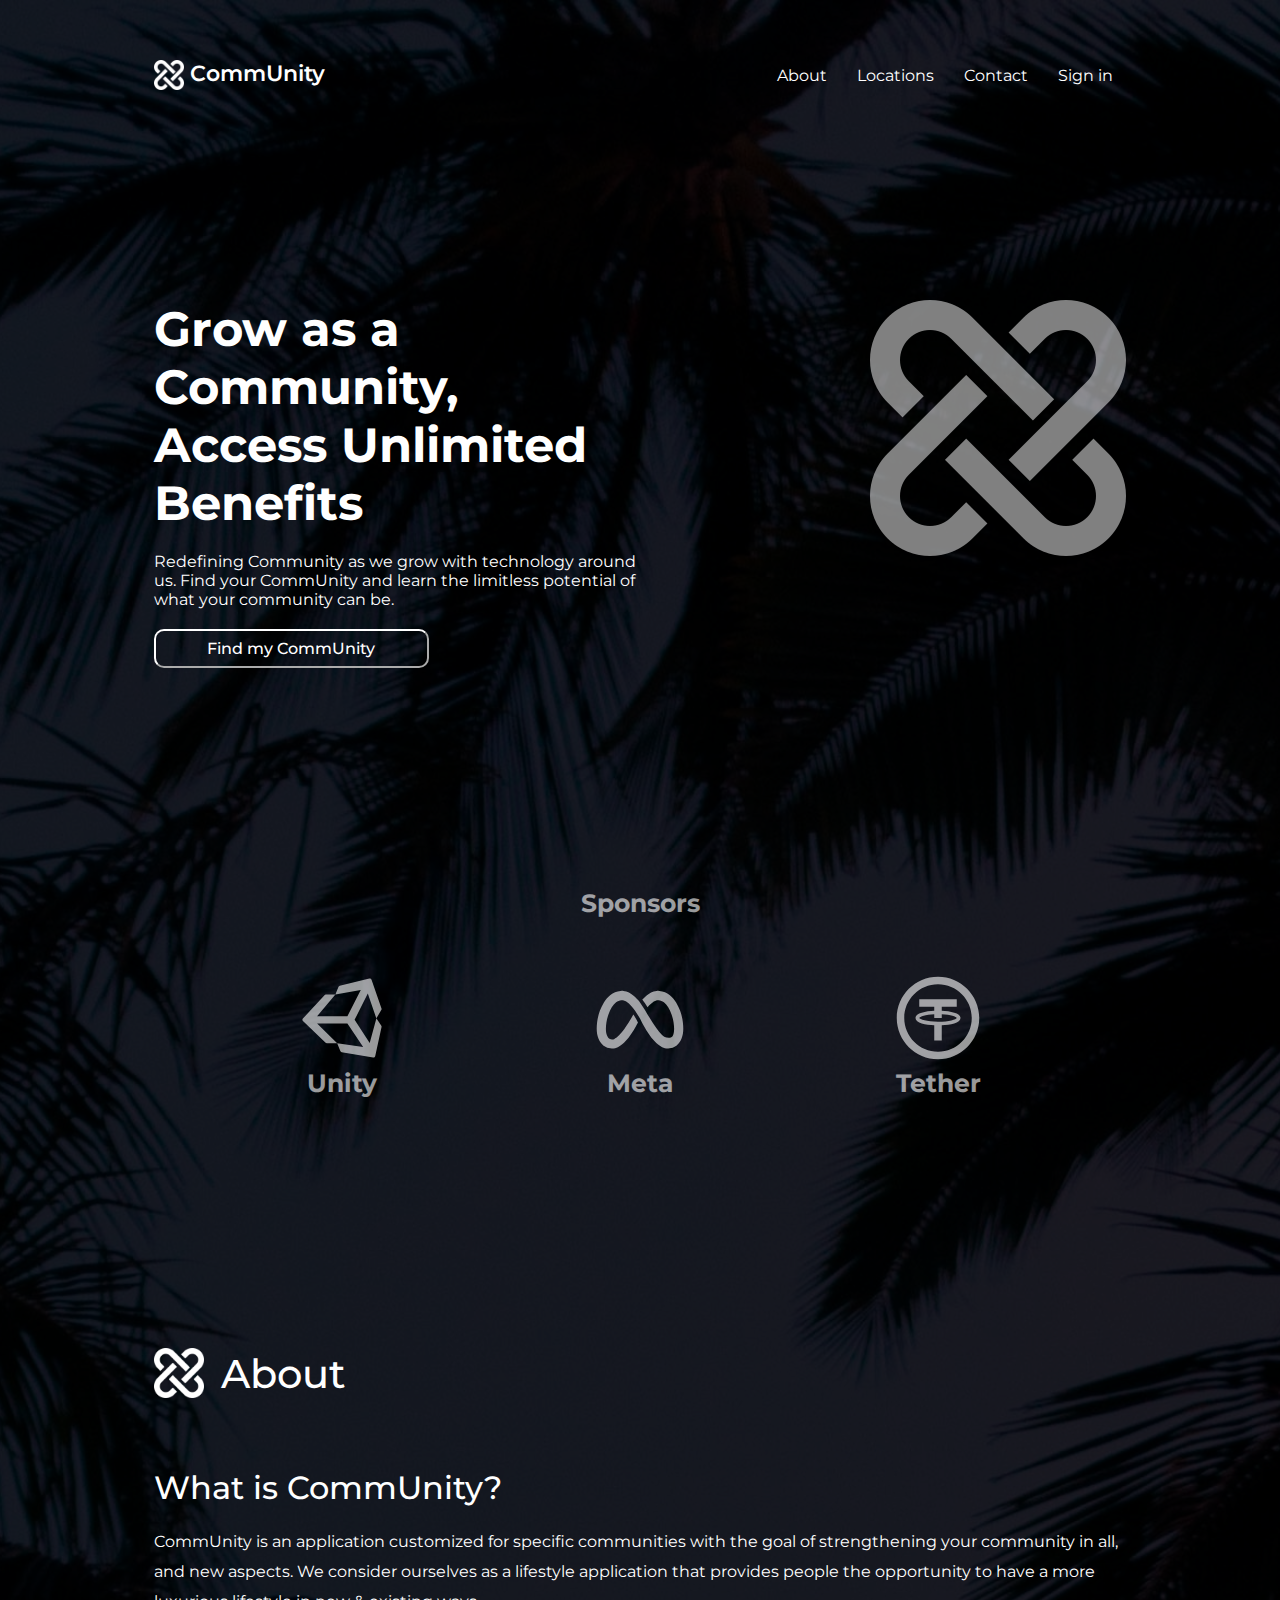
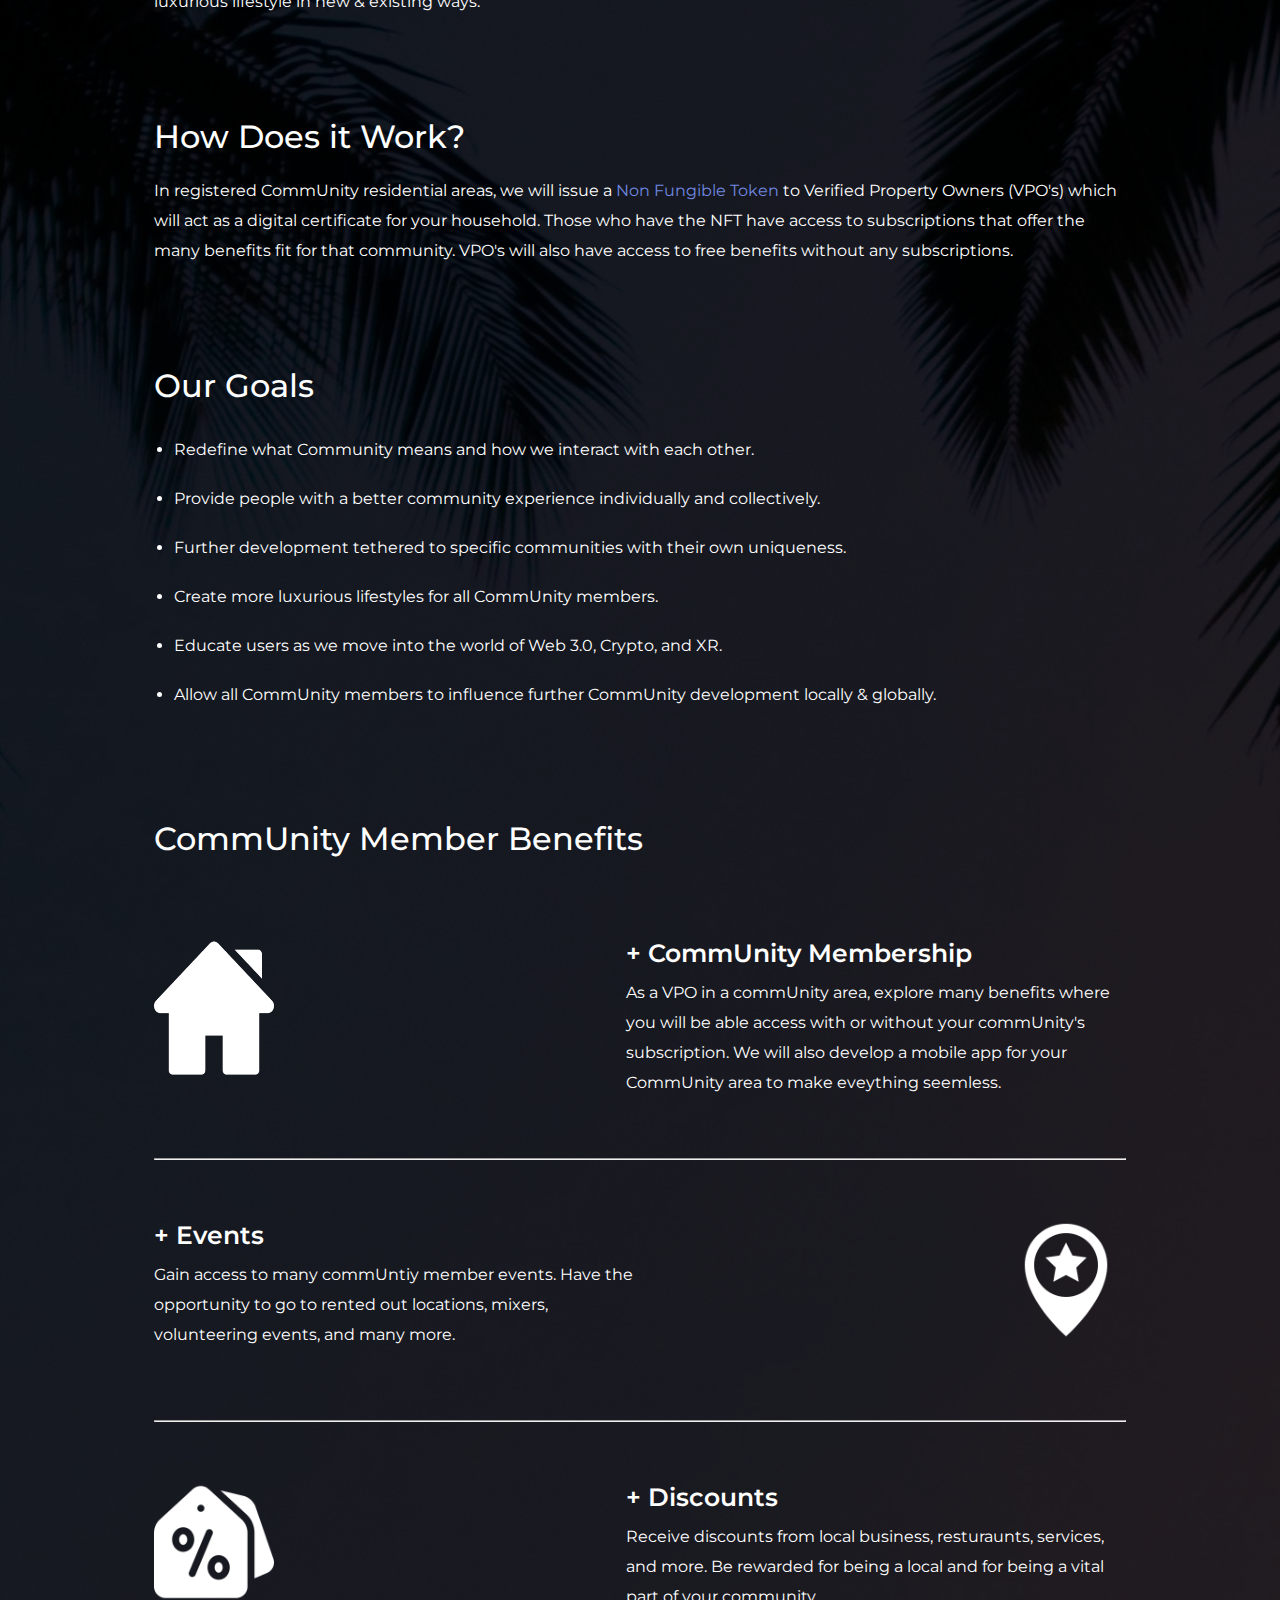
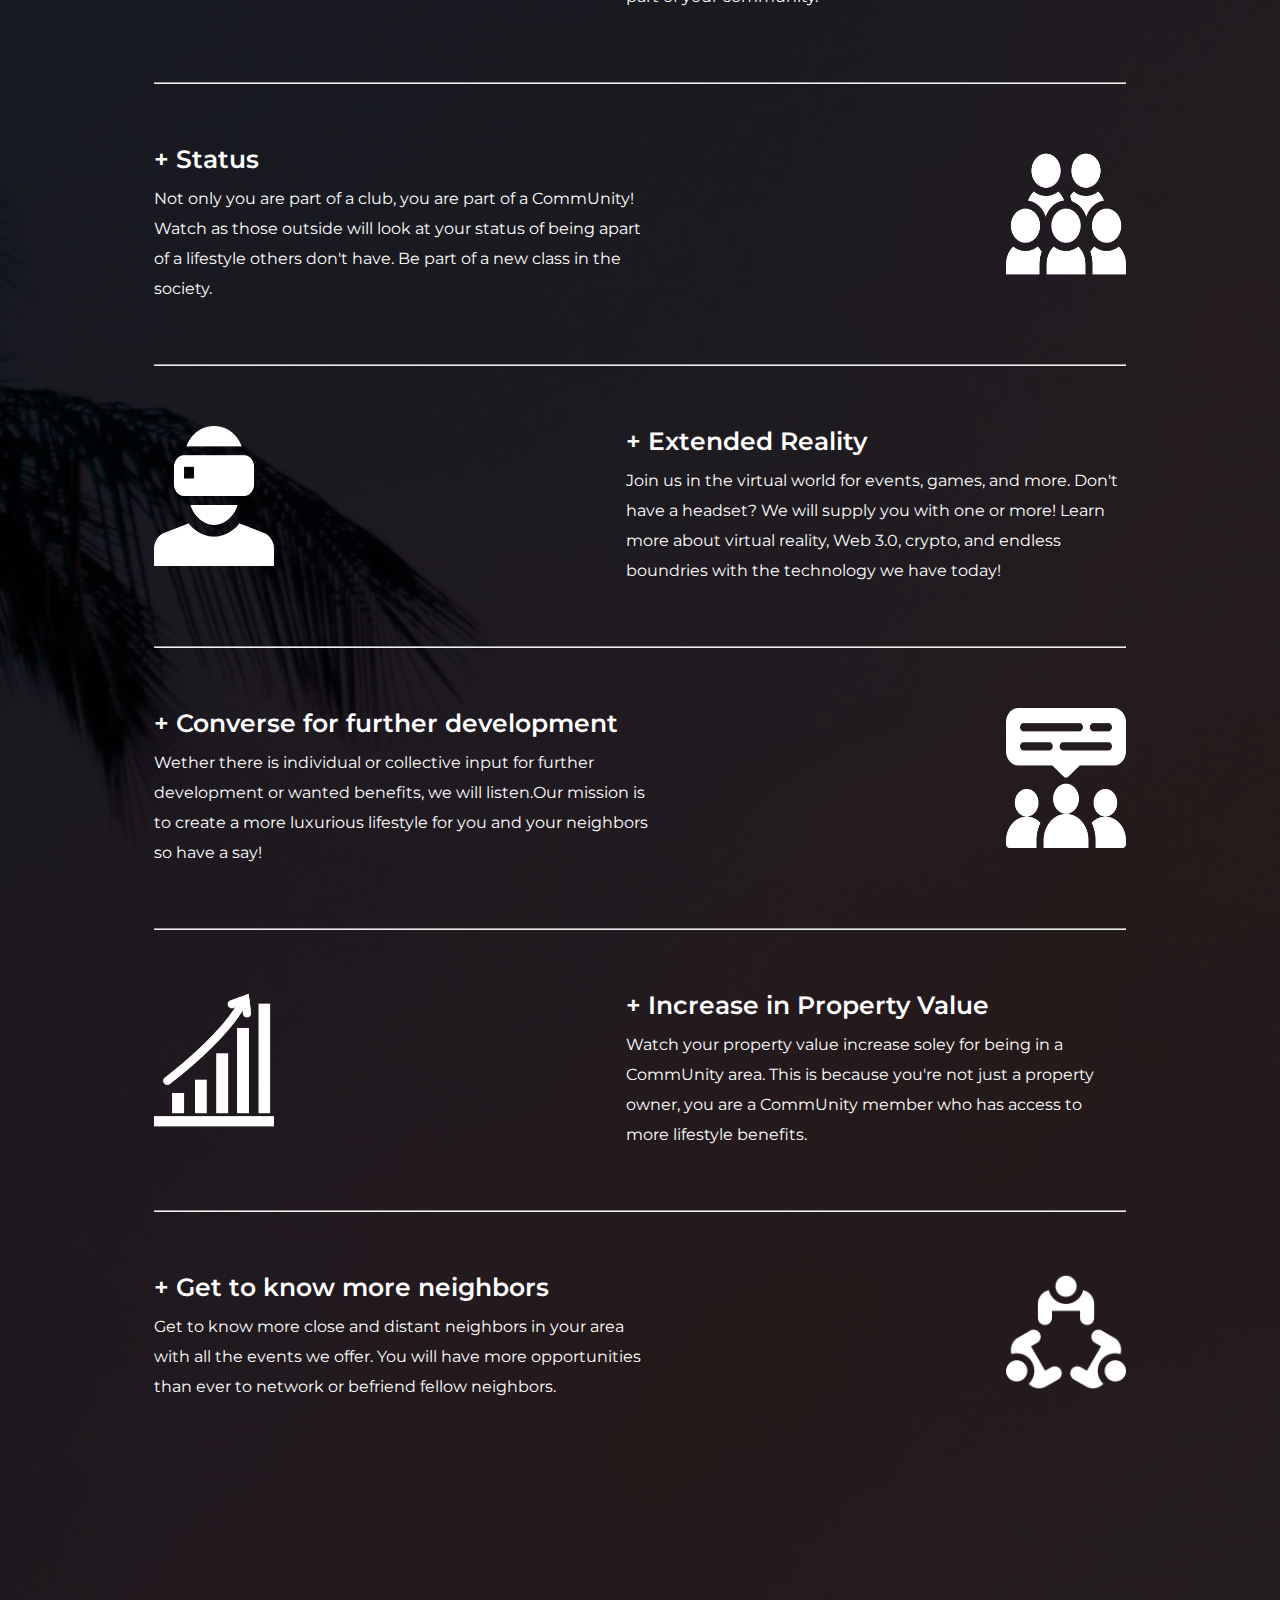
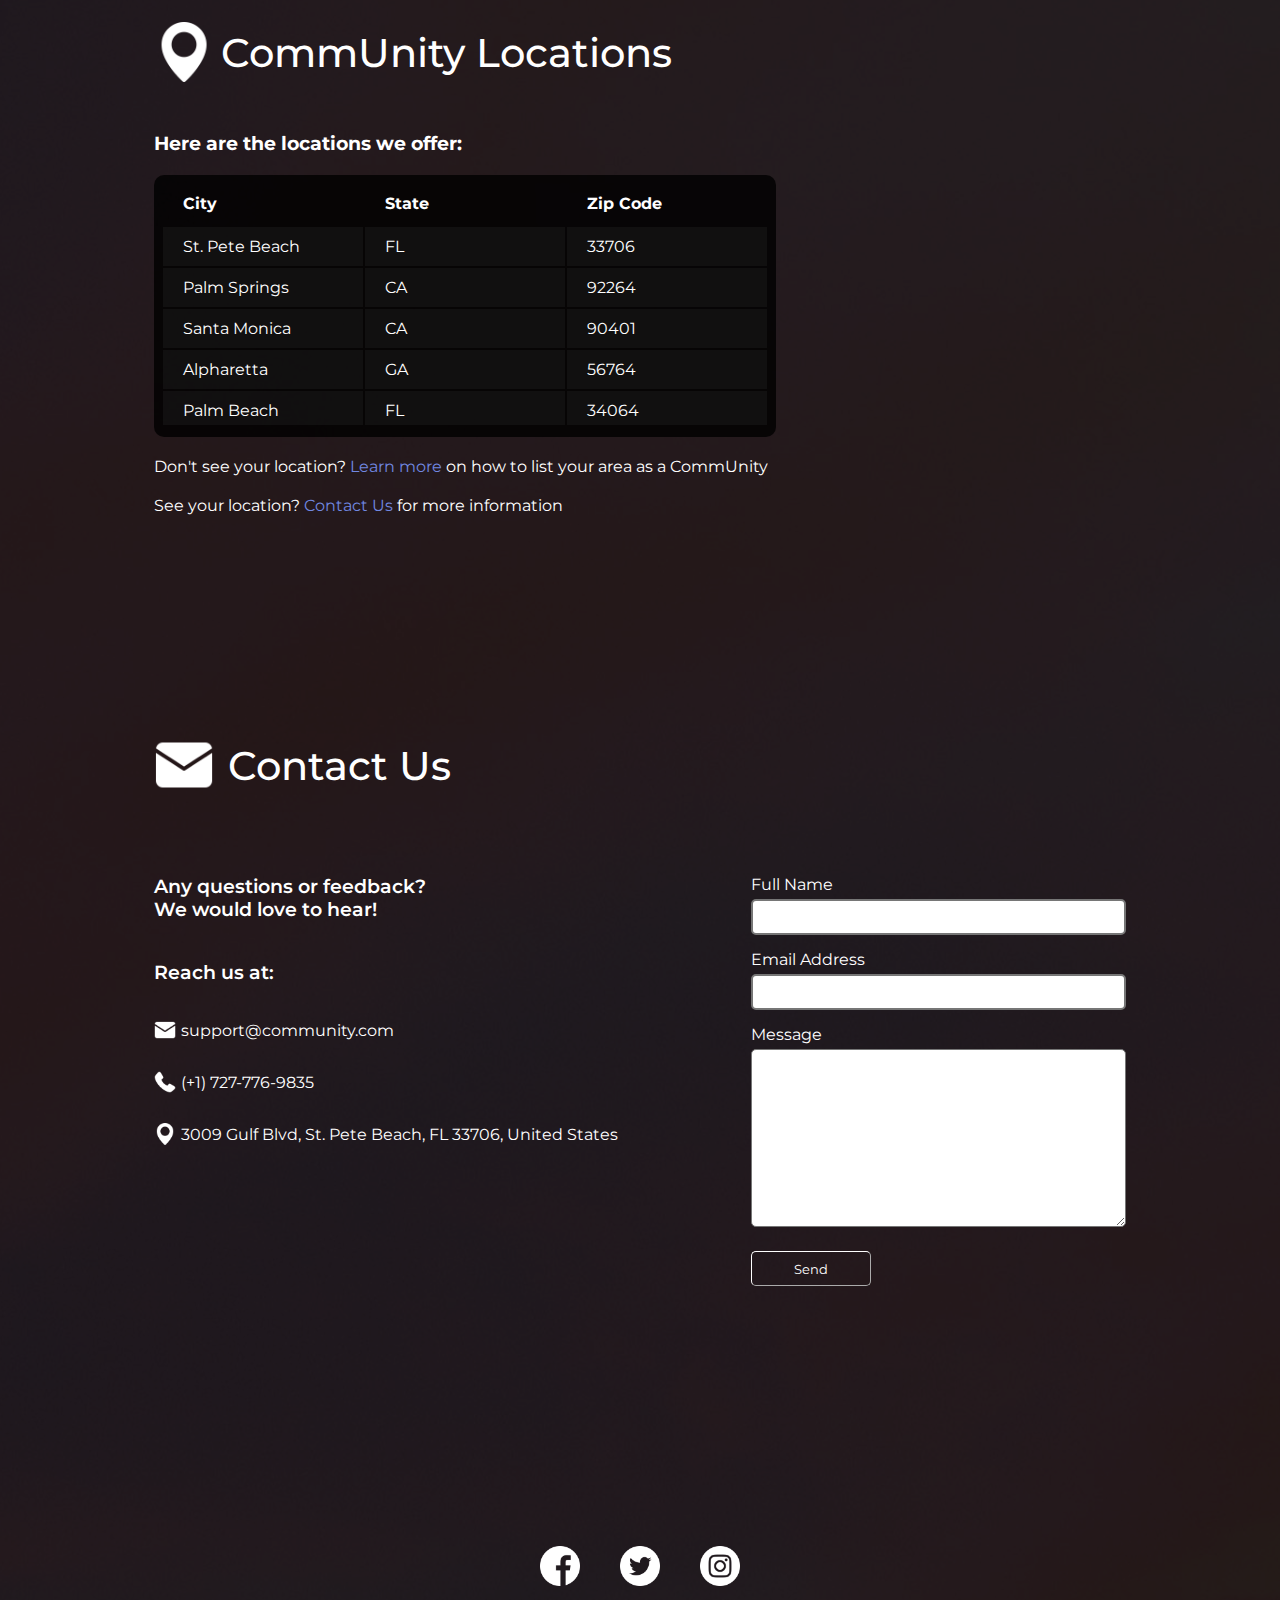
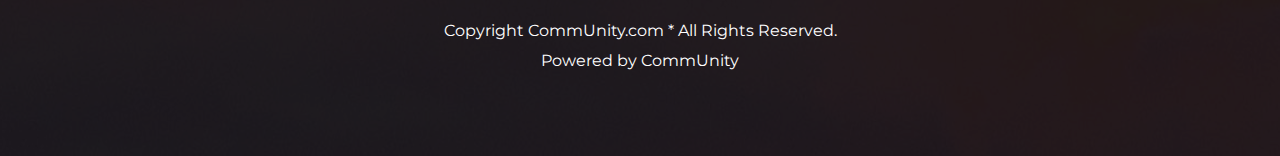
<file: index.html>
<!DOCTYPE html>
<html lang="en">
<head>
    <meta charset="UTF-8">
    <meta http-equiv="X-UA-Compatible" content="IE=edge">
    <meta name="viewport" content="width=device-width, initial-scale=1.0">

    <!-- Favicon -->
    <link rel="icon" type="image/png" sizes="32x32" href="images/favicon-32x32.png">
    
    <!-- Fonts -->
    <link rel="preconnect" href="https://fonts.googleapis.com">
    <link rel="preconnect" href="https://fonts.gstatic.com" crossorigin>
    <link href="https://fonts.googleapis.com/css2?family=Montserrat:wght@200;300;400;500;600;700;800;900&display=swap"rel="stylesheet">

    <!-- CSS -->
    <link rel="stylesheet" href="css/style.css">

    <title>CommUnity</title>

</head>
<body class="landing-page">
    <section class="container-1-community">
        <div class="container-margin">
            <nav>
                <div class="navbar-title">
                    <img src="images/link.png" alt="CommUnity">
                    <h1 class="nav-title">CommUnity</h1>
                </div>
                <ul class="nav-links">
                    <a href="#about">About</a>
                    <a href="#location">Locations</a>
                    <a href="#contact">Contact</a>
                    <a href="login.html">Sign in</a>
                </ul>
            </nav>
            <div class="community" id="community">
                <div class="community-text">
                    <div class="community-text-title">
                        <h1>Grow as a Community,</h1>
                        <h1>Access Unlimited Benefits</h1>
                    </div>
                    <p>Redefining Community as we grow with technology around us. Find your CommUnity and learn the limitless potential of what your community can be.</p>
                    <button class="community-button" onclick="window.location.href='#location'">Find my CommUnity</button>
                </div>
                <div class="community-icon">
                    <img src="images/link.png" alt="CommUnity">
                </div>
            </div>
            <div class="sponsors-container">
                <h2 class="sponsor-title">Sponsors</h2>
                <div class="sponsors">
                    <div class="sponsor-item">
                        <img src="images/unity.svg" alt="unity">
                        <h3>Unity</h3>
                    </div>
                    <div class="sponsor-item">
                        <img src="images/meta.svg" alt="Meta">
                        <h3>Meta</h3>
                    </div>
                    <div class="sponsor-item">
                        <img src="images/icons8-tether copy.svg" alt="Tether">
                        <h3>Tether</h3>
                    </div>
                </div>
            </div>
        </div>
    </section>
    <section class="container-2-about">
        <div class="container-margin">
            <div class="about" id="about">
                <div class="about-title">
                    <img src="images/link.png" alt="About">
                    <h1>About</h1>
                </div>
                <!-- </a> -->
                <div class="about-what">
                    <h2>What is CommUnity?</h2>
                    <p>CommUnity is an application customized for specific communities with the goal of strengthening your community in all, and new aspects. We consider ourselves as a lifestyle application that provides people the opportunity to have a more luxurious lifestyle in new & existing ways.</p>
                </div>
                <div class="about-how">
                    <h2>How Does it Work?</h2>
                    <p>In registered CommUnity residential areas, we will issue a <a href="https://youtu.be/m2APoD5dUiY" target="_blank">Non Fungible Token</a> to Verified Property Owners (VPO's) which will act as a digital certificate for your household. Those who have the NFT have access to subscriptions that offer the many benefits fit for that community. VPO's will also have access to free benefits without any subscriptions.
                    </p>
                </div>
                <div class="about-goals">
                    <h2>Our Goals</h2>
                    <ul>
                        <li>Redefine what Community means and how we interact with each other.</li>
                        <li>Provide people with a better community experience individually and collectively.</li>
                        <li>Further development tethered to specific communities with their own uniqueness.</li>
                        <li>Create more luxurious lifestyles for all CommUnity members.</li>
                        <li>Educate users as we move into the world of Web 3.0, Crypto, and XR.</li>
                        <li>Allow all CommUnity members to influence further CommUnity development locally & globally.</li>
                    </ul>
                </div>
                <div class="about-benefits">
                    <h2>CommUnity Member Benefits</h2>
                    <div class="about-benefits-text">
                        <div class="benefit-left">
                            <img src="images/home.png" alt="image">
                            <div>
                                <h3>+ CommUnity Membership</h3>
                                <p>As a VPO in a commUnity area, explore many benefits where you will be able access with or without your commUnity's subscription. We will also develop a mobile app for your CommUnity area to make eveything seemless.</p>
                            </div>
                        </div>
                        <hr>
                        <div class="benefit-right">
                            <div>
                                <h3>+ Events</h3>
                                <p>Gain access to many commUntiy member events. Have the opportunity to go to rented out locations, mixers, volunteering events, and many more.</p>
                            </div>
                            <img src="images/star (1).png" alt="image">
                        </div>
                        <hr>
                        <div class="benefit-left">
                            <img src="images/coupon.png" alt="image">
                            <div>
                                <h3>+ Discounts</h3>
                                <p>Receive discounts from local business, resturaunts, services, and more. Be rewarded for being a local and for being a vital part of your community. </p>
                            </div>
                        </div>
                        <hr>
                        <div class="benefit-right">
                            <div>
                                <h3>+ Status</h3>
                                <p>Not only you are part of a club, you are part of a CommUnity! Watch as those outside will look at your status of being apart of a lifestyle others don't have. Be part of a new class in the society.</p>
                            </div>
                            <img src="images/community copy.png" alt="image">
                        </div>
                        <hr>
                        <div class="benefit-left">
                            <img src="images/virtual-reality.png" alt="image">
                            <div>
                                <h3>+ Extended Reality</h3>
                                <p> Join us in the virtual world for events, games, and more. Don't have a headset? We will supply you with one or more! Learn more about virtual reality, Web 3.0, crypto, and endless boundries with the technology we have today! </p>
                            </div>
                        </div>
                        <hr>
                        <div class="benefit-right">
                            <div>
                                <h3>+ Converse for further development</h3>
                                <p>Wether there is individual or collective input for further development or wanted benefits, we will listen.Our mission is to create a more luxurious lifestyle for you and your neighbors so have a say!</p>
                            </div>
                            <img src="images/community.png" alt="image">
                        </div>
                        <hr>
                        <div class="benefit-left">
                            <img src="images/increasing-stocks-graphic.png" alt="image">
                            <div>
                                <h3>+ Increase in Property Value</h3>
                                <p>Watch your property value increase soley for being in a CommUnity area. This is because you're not just a property owner, you are a CommUnity member who has access to more lifestyle benefits.</p>
                            </div>
                        </div>
                        <hr>
                        <div class="benefit-right">
                            <div>
                                <h3>+ Get to know more neighbors </h3>
                                <p>Get to know more close and distant neighbors in your area with all the events we offer. You will have more opportunities than ever to network or befriend fellow neighbors.</p>
                            </div>
                            <img src="images/meeting.png" alt="image">
                        </div>
                    </div>
                </div>
            </div>
        </div>
    </section>
    <section class="container-3-location">
        <div class="container-margin">
            <div class="location" id="location">
                <div class="location-title">
                    <img src="images/location-pin.png" alt="location">
                    <h1>CommUnity Locations</h1>
                </div>
                <div class="location-subtitle">
                    <h3>Here are the locations we offer:</h3>
                </div>
                <div class="location-table">
                    <table>
                        <thead>
                            <tr>
                                <th>City</th>
                                <th>State</th>
                                <th>Zip Code</th>
                            </tr>
                        </thead>
                        <tbody class="table-content">
                            <tr>
                                <td>St. Pete Beach</td>
                                <td>FL</td>
                                <td>33706</td>
                            </tr>
                            <tr>
                                <td>Palm Springs</td>
                                <td>CA</td>
                                <td>92264</td>
                            </tr>
                            <tr>
                                <td>Santa Monica</td>
                                <td>CA</td>
                                <td>90401</td>
                            </tr>
                            <tr>
                                <td>Alpharetta</td>
                                <td>GA</td>
                                <td>56764</td>
                            </tr>
                            <tr>
                                <td>Palm Beach</td>
                                <td>FL</td>
                                <td>34064</td>
                            </tr>
                            <tr>
                                <td>Winter Springs</td>
                                <td>FL</td>
                                <td>95403</td>
                            </tr>
                            <tr>
                                <td>Galveston</td>
                                <td>TX</td>
                                <td>77550</td>
                            </tr>
                            <tr>
                                <td>Virginia Beach</td>
                                <td>VA</td>
                                <td>45832</td>
                            </tr>
                            <tr>
                                <td>Rockaway Beach</td>
                                <td>NY</td>
                                <td>83443</td>
                            </tr>
                            <tr>
                                <td>Pacific Beach</td>
                                <td>SA</td>
                                <td>83443</td>
                            </tr>
                        </tbody>
                    </table>
                </div>
                <div>
                    <p>Don't see your location? <a href="#">Learn more</a> on how to list your area as a CommUnity</p>
                    <p>See your location? <a href="#contact">Contact Us</a> for more information</p>
                </div>
            </div>
        </div>
    </section>
    <section class="container-4-contact">
        <div class="container-margin">
            <div class="contact" id="contact">
                <div class="contact-title">
                    <img src="images/email.png" alt="Contact">
                    <h1>Contact Us</h1>
                </div>
                <div class="contact-text-container">
                    <div class="contact-sidetext">
                        <h3>Any questions or feedback?<br>We would love to hear!</h3>
                        <div class="contact-methods">
                            <h3>Reach us at:</h3>
                            <div>
                                <img src="images/email.png" alt="email2">
                                <p>support@community.com</p>
                            </div>
                            <div>
                                <img src="images/phone-call.png" alt="phone">
                                <p>(+1) 727-776-9835</p>
                            </div>
                            <div>
                                <img src="images/location-pin.png" alt="">
                                <p>3009 Gulf Blvd, St. Pete Beach, FL 33706, United States</p>
                            </div>
                        </div>
                    </div>
                    <div class="contact-form">
                        <form class="contact-form-elements" action="">
                            <div class="contact-form-input">
                                <p>Full Name</p>
                                <input type="text" name="name" id="name">
                            </div>
                            <div class="contact-form-input">
                                <p>Email Address</p>
                                <input type="email" name="email2" id="email2">
                            </div>
                            <div class="contact-form-message">
                                <p>Message</p>
                                <textarea name="" id="" cols="30" rows="10"></textarea>
                            </div>
                            <button class="contact-button">Send</button>
                        </form>
                    </div>
                </div>
            </div>
        </div>
    </section>
    <footer class="container-x-footer">
        <div class="footer">
            <div class="footer-socialmedia">
                <a href="#"><img src="images/facebook2.png" alt="facebook"></a>
                <a href="#"><img src="images/twitter2.png" alt="twitter"></a>
                <a href="#"><img src="images/instagram2.png" alt="instagram"></a>
            </div>
            <div class="footer-text">
                <p>Copyright CommUnity.com * All Rights Reserved. <br>
                Powered by CommUnity</p>
            </div>
        </div>
    </footer>
    <!-- <script src="index.js"></script> -->
</body>
</html>
</file>
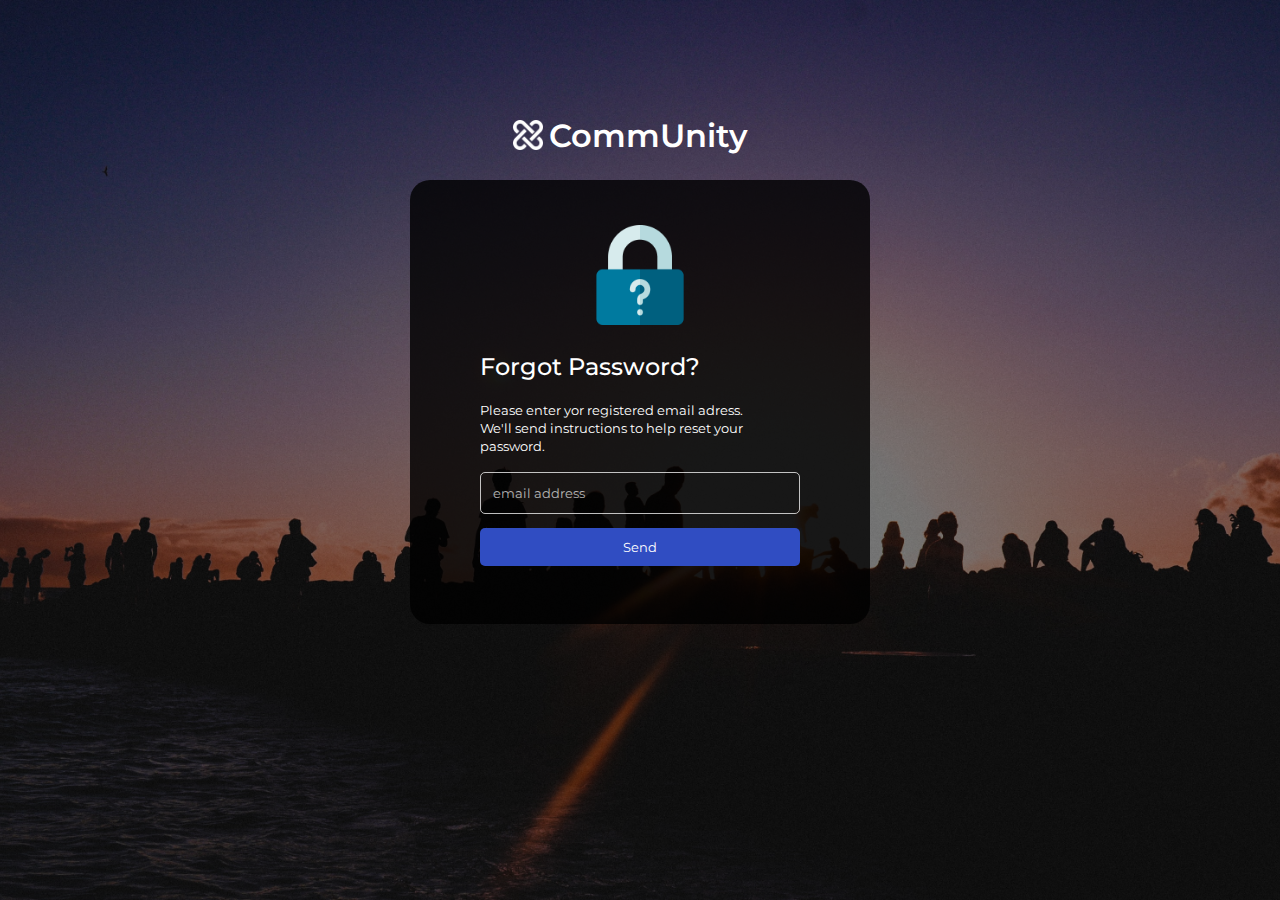
<file: forgotpassword.html>
<!DOCTYPE html>
<html lang="en">

<head>
    <meta charset="UTF-8">
    <meta http-equiv="X-UA-Compatible" content="IE=edge">
    <meta name="viewport" content="width=device-width, initial-scale=1.0">

    <!-- Favicon -->
    <link rel="icon" type="image/png" sizes="32x32" href="images/favicon-32x32.png">
    
    <!-- Fonts -->
    <link rel="preconnect" href="https://fonts.googleapis.com">
    <link rel="preconnect" href="https://fonts.gstatic.com" crossorigin>
    <link href="https://fonts.googleapis.com/css2?family=Montserrat:wght@200;300;400;500;600;700;800;900&display=swap"
        rel="stylesheet">

    <!-- CSS -->
    <link rel="stylesheet" href="css/style.css">

    <title>Sign in</title>

</head>

<body class="signin-body">
    <section class="password-container">
        <div class="password-brandtitle">
            <img src="images/link.png" alt="CommUnity">
            <h1>CommUnity</h1>
        </div>
        <div class="password-block-container">
            <div class="password-block">
                <div class="password-image">
                    <img src="images/lock copy.png" alt="Password">
                </div>                
                <div class="password-block-content">
                    <div>
                        <h2>Forgot Password?</h2>
                        <p>Please enter yor registered email adress. <br/> We'll send instructions to help reset your password.</p>
                        <form>
                            <input type="email" name="email" id="email" placeholder="email address">
                            </div>
                        </form>
                        <button class="password-button">Send</button>
                    </div>
                </div>
            </div>
        </div>
    </section>
    <script src="index.js"></script>
</body>

</html>
</file>
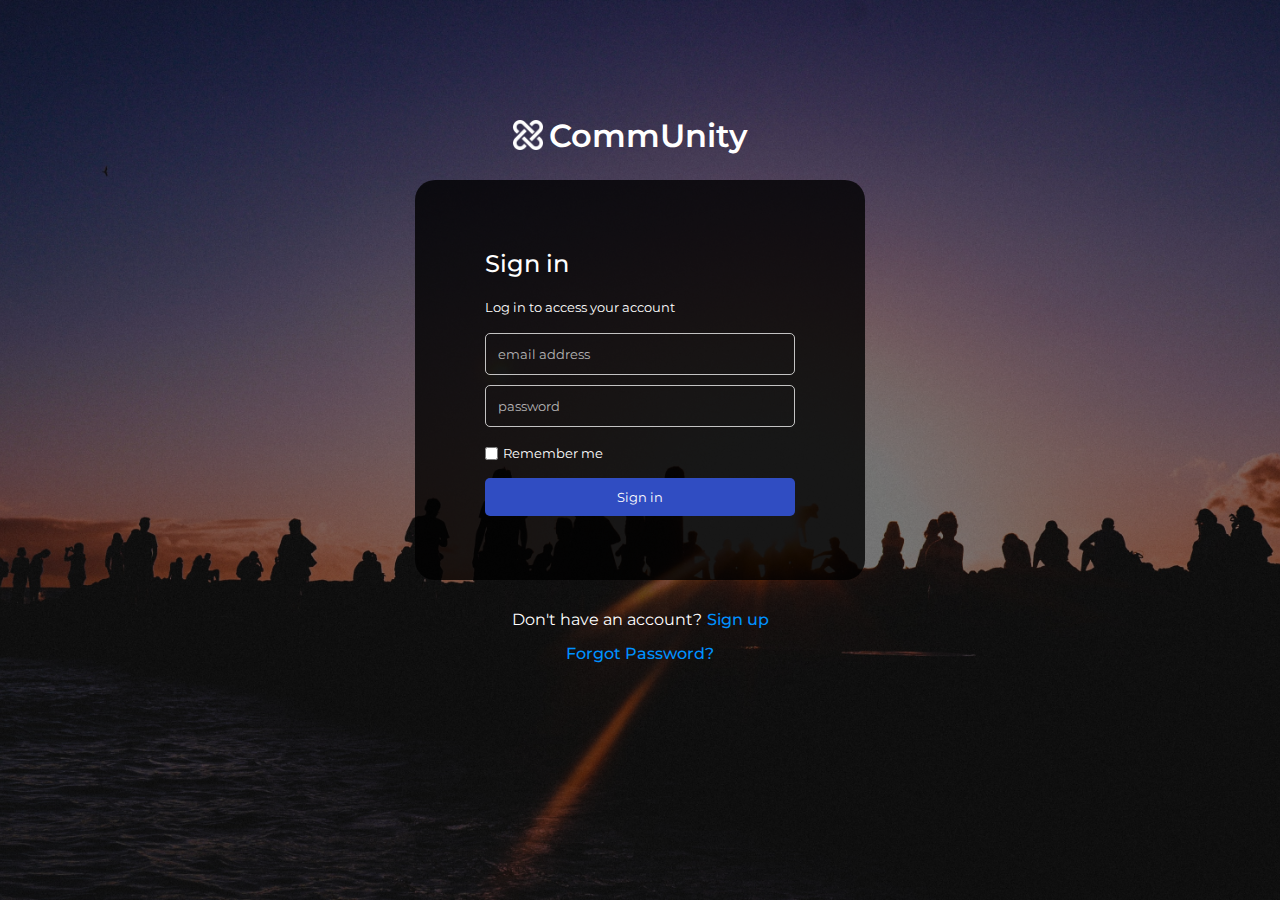
<file: login.html>
<!DOCTYPE html>
<html lang="en">

<head>
    <meta charset="UTF-8">
    <meta http-equiv="X-UA-Compatible" content="IE=edge">
    <meta name="viewport" content="width=device-width, initial-scale=1.0">

    <!-- Favicon -->
    <link rel="icon" type="image/png" sizes="32x32" href="images/favicon-32x32.png">

    <!-- Fonts -->
    <link rel="preconnect" href="https://fonts.googleapis.com">
    <link rel="preconnect" href="https://fonts.gstatic.com" crossorigin>
    <link href="https://fonts.googleapis.com/css2?family=Montserrat:wght@200;300;400;500;600;700;800;900&display=swap"
        rel="stylesheet">

    <!-- CSS -->
    <link rel="stylesheet" href="css/style.css">

    <title>Sign in</title>

</head>

<body class="signin-body">
    <section class="signin-container">
        <div class="signin-brandtitle">
            <img src="images/link.png" alt="CommUnity">
            <h1>CommUnity</h1>
        </div>
        <div class="signin-block-container">
            <div class="signin-block">
                <div class="signin-block-content">
                    <div>
                        <h2>Sign in</h2>
                        <p>Log in to access your account</p>
                        <form>
                            <input type="email" name="email" id="email" placeholder="email address">
                            <input type="password" name="password" id="password" placeholder="password">
                            <div class="signin-remember">
                                <input type="checkbox" name="" id="">
                                <p class="remember-me">Remember me</p>
                            </div>
                        </form>
                        <button class="signin-button">Sign in</button>
                    </div>
                </div>
            </div>
            <div class="signin-block-extra-content">
                <div class="no-account">
                    <p>Don't have an account?</p>
                    <a href="signup.html">Sign up</a>
                </div>
                <div class="no-password">
                    <a href="forgotpassword.html">Forgot Password?</a>
                </div>
            </div>
        </div>
    </section>
    <script src="index.js"></script>
</body>

</html>
</file>
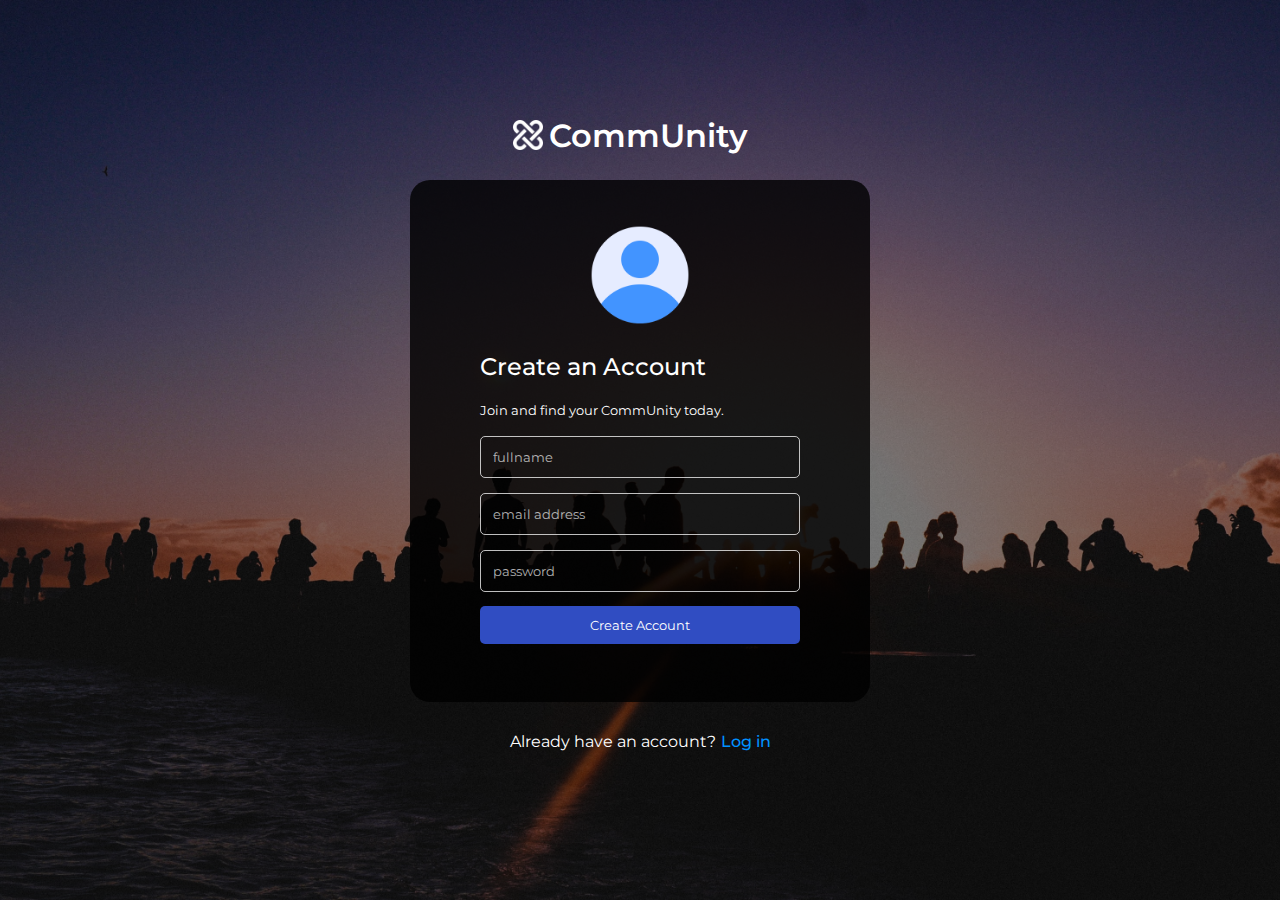
<file: signup.html>
<!DOCTYPE html>
<html lang="en">

<head>
    <meta charset="UTF-8">
    <meta http-equiv="X-UA-Compatible" content="IE=edge">
    <meta name="viewport" content="width=device-width, initial-scale=1.0">

    <!-- Favicon -->
    <link rel="icon" type="image/png" sizes="32x32" href="images/favicon-32x32.png">

    <!-- Fonts -->
    <link rel="preconnect" href="https://fonts.googleapis.com">
    <link rel="preconnect" href="https://fonts.gstatic.com" crossorigin>
    <link href="https://fonts.googleapis.com/css2?family=Montserrat:wght@200;300;400;500;600;700;800;900&display=swap"
        rel="stylesheet">

    <!-- CSS -->
    <link rel="stylesheet" href="css/style.css">

    <title>Create Account</title>

</head>

<body class="signin-body">
    <section class="signup-container">
        <div class="signup-brandtitle">
            <img src="images/link.png" alt="CommUnity">
            <h1>CommUnity</h1>
        </div>
        <div class="signup-block-container">
            <div class="signup-block">
                <div class="signup-image">
                    <img src="images/user.png" alt="Password">
                </div>
                <div class="signup-block-content">
                    <div class="signup-block-content-elements">
                        <h2>Create an Account  </h2>
                        <p>Join and find your CommUnity today.</p>
                        <form>
                            <input type="text" name="fullname" id="fullname" placeholder="fullname">
                            <input type="email" name="email" id="email" placeholder="email address">
                            <input type="password2" name="password2" id="password2" placeholder="password">
                        </form>
                    </div>
                    <button class="signup-button">Create Account</button>
                </div>
            </div>
            <div class="signup-block-extra-content">
                <div class="signup-have-account">
                    <p>Already have an account?</p>
                    <a href="login.html">Log in</a>
                </div>
            </div>
        </div>
    </section>
    <script src="index.js"></script>
</body>

</html>
</file>
<file: css/style.css>
.landing-page .container-2-about .container-margin .about .about-benefits .about-benefits-text .benefit-right, .landing-page .container-2-about .container-margin .about .about-benefits .about-benefits-text .benefit-left {
  display: flex;
  justify-content: space-between;
  padding: 60px 0;
}

.landing-page .container-x-footer, .landing-page .container-4-contact, .landing-page .container-3-location, .landing-page .container-2-about, .landing-page .container-1-community {
  height: auto;
}

.landing-page .container-3-location a, .landing-page .container-2-about .container-margin .about .about-how a {
  color: rgb(113, 136, 225);
  text-decoration: none;
}

.landing-page .container-x-footer, .landing-page .container-2-about .container-margin .about p {
  line-height: 30px;
}

.landing-page .container-4-contact .container-margin .contact .contact-title h1, .landing-page .container-3-location .container-margin .location .location-title h1, .landing-page .container-2-about .container-margin .about .about-title h1 {
  font-size: 40px;
  font-weight: 500;
}

.signup-container .signup-block-container .signup-block, .password-container .password-block-container .password-block {
  align-items: center;
  background-color: rgba(0, 0, 0, 0.8);
  border-radius: 20px;
  flex-direction: column;
  display: flex;
  justify-content: center;
  padding: 35px 0;
}

.signup-container .signup-block-container .signup-block .signup-block-content, .password-container .password-block-container .password-block .password-block-content {
  line-height: 45px;
  padding: 15px 70px 20px 70px;
  width: 460px;
}
.signup-container .signup-block-container .signup-block .signup-block-content h2, .password-container .password-block-container .password-block .password-block-content h2 {
  font-weight: 500;
}
.signup-container .signup-block-container .signup-block .signup-block-content p, .password-container .password-block-container .password-block .password-block-content p {
  font-size: 13px;
  line-height: 18px;
  margin: 12px 0;
}
.signup-container .signup-block-container .signup-block .signup-block-content form, .password-container .password-block-container .password-block .password-block-content form {
  display: flex;
  flex-direction: column;
}
.signup-container .signup-block-container .signup-block .signup-block-content form input, .password-container .password-block-container .password-block .password-block-content form input {
  background-color: transparent;
  border-color: rgba(255, 255, 255, 0.745);
  border-radius: 5px;
  border-style: solid;
  border-width: 0.03px;
  margin: 5px 0 10px 0;
  padding: 12px;
}
.signup-container .signup-block-container .signup-block .signup-block-content form input::placeholder, .password-container .password-block-container .password-block .password-block-content form input::placeholder {
  color: rgba(255, 255, 255, 0.692);
}

.signup-container .signup-block-container .signup-block .signup-block-content .signup-button, .signin-container .signin-block-container .signin-block .signin-block-content .signin-button, .password-container .password-block-container .password-block .password-block-content .password-button {
  background-color: rgb(48, 77, 194);
  border-radius: 5px;
  border-style: solid;
  border-width: 0;
  cursor: pointer;
  padding: 11px;
  width: 100%;
}

.signup-container .signup-brandtitle, .signin-container .signin-brandtitle, .password-container .password-brandtitle {
  align-items: center;
  display: flex;
  height: 10%;
  justify-content: center;
  padding: 40px 0 40px 0;
}
.signup-container .signup-brandtitle h1, .signin-container .signin-brandtitle h1, .password-container .password-brandtitle h1 {
  font-weight: 600;
  margin-right: 20px;
}
.signup-container .signup-brandtitle img, .signin-container .signin-brandtitle img, .password-container .password-brandtitle img {
  margin-right: 6px;
  width: 30px;
}

.signup-container, .signin-container, .password-container {
  align-items: center;
  background-color: rgb(23, 24, 26);
  background-image: url(../images/people.jpg);
  background-position: center center;
  background-size: cover;
  background-repeat: no-repeat;
  box-shadow: inset 0 0 0 1000px rgba(0, 0, 0, 0.5);
  display: flex;
  flex-direction: column;
  height: 100vh;
  justify-content: center;
}

* {
  box-sizing: border-box;
  color: rgb(255, 255, 255);
  font-family: "Montserrat", sans-serif;
  margin: 0;
  padding: 0;
}

html {
  scroll-behavior: smooth;
}

.signin-body {
  height: 100vh;
}

.landing-page {
  background-color: rgb(15, 13, 25);
  height: auto;
  background-image: url(../images/palmlong.jpeg);
  background-position: center center;
  background-size: cover;
  background-repeat: no-repeat;
  box-shadow: inset 0 0 0 1000px rgba(0, 0, 0, 0.85);
}
.landing-page .container-1-community .container-margin {
  margin: 0 12%;
}
.landing-page .container-1-community .container-margin nav {
  align-items: center;
  display: flex;
  justify-content: space-between;
  padding: 60px 0;
  width: 100%;
}
.landing-page .container-1-community .container-margin nav .navbar-title {
  display: flex;
}
.landing-page .container-1-community .container-margin nav .navbar-title .nav-title {
  font-size: 22px;
  font-weight: 600;
}
.landing-page .container-1-community .container-margin nav a {
  padding: 0 13px;
  text-decoration: none;
}
.landing-page .container-1-community .container-margin nav a:hover {
  opacity: 60%;
}
.landing-page .container-1-community .container-margin nav img {
  width: 30px;
  margin-right: 6px;
}
.landing-page .container-1-community .container-margin .community {
  display: flex;
  flex-wrap: wrap-reverse;
  justify-content: space-between;
  padding: 150px 0 80px 0;
  width: 100%;
}
.landing-page .container-1-community .container-margin .community .community-icon img {
  padding-bottom: 30px;
  opacity: 50%;
}
.landing-page .container-1-community .container-margin .community .community-text {
  width: 500px;
}
.landing-page .container-1-community .container-margin .community .community-text .community-button {
  background-color: transparent;
  border-color: white;
  border-radius: 10px;
  border-width: 2px;
  font-size: 1rem;
  font-weight: 500;
  margin: 20px 0;
  padding: 8px 0;
  width: 275px;
}
.landing-page .container-1-community .container-margin .community .community-text .community-text-title {
  font-size: 24px;
  padding-bottom: 20px;
}
.landing-page .container-1-community .container-margin .sponsors-container {
  opacity: 60%;
  padding: 100px 0 100px 0;
}
.landing-page .container-1-community .container-margin .sponsors-container .sponsor-title {
  text-align: center;
  padding: 20px 0;
  font-size: 25px;
}
.landing-page .container-1-community .container-margin .sponsors-container .sponsors {
  display: flex;
  flex-wrap: wrap;
  justify-content: space-evenly;
}
.landing-page .container-1-community .container-margin .sponsors-container .sponsors .sponsor-item {
  align-items: center;
  display: flex;
  flex-direction: column;
  padding: 30px 50px;
  margin: 0 1%;
}
.landing-page .container-1-community .container-margin .sponsors-container .sponsors .sponsor-item h3 {
  font-size: 25px;
}
.landing-page .container-1-community .container-margin .sponsors-container .sponsors .sponsor-item img {
  padding: 5px;
  width: 100px;
}
.landing-page .container-2-about .container-margin {
  margin: 0 12%;
}
.landing-page .container-2-about .container-margin .about {
  padding: 120px 0 50px 0;
}
.landing-page .container-2-about .container-margin .about h2 {
  font-size: 32px;
  font-weight: 500;
  padding-bottom: 20px;
}
.landing-page .container-2-about .container-margin .about .about-title {
  align-items: center;
  display: flex;
  padding-bottom: 70px;
}
.landing-page .container-2-about .container-margin .about .about-title img {
  margin-right: 17px;
  width: 50px;
}
.landing-page .container-2-about .container-margin .about .about-how {
  margin: 100px 0;
}
.landing-page .container-2-about .container-margin .about .about-goals ul {
  padding-left: 20px;
}
.landing-page .container-2-about .container-margin .about .about-goals ul li {
  padding: 15px 0;
}
.landing-page .container-2-about .container-margin .about .about-benefits {
  margin-top: 100px;
}
.landing-page .container-2-about .container-margin .about .about-benefits .about-benefits-text hr {
  color: rgb(255, 255, 255);
}
.landing-page .container-2-about .container-margin .about .about-benefits .about-benefits-text h3 {
  font-size: 25px;
  font-weight: 600;
  padding-bottom: 10px;
}
.landing-page .container-2-about .container-margin .about .about-benefits .about-benefits-text img {
  padding-bottom: 20px;
  width: 120px;
}
.landing-page .container-2-about .container-margin .about .about-benefits .about-benefits-text p {
  max-width: 500px;
  min-width: 300px;
}
.landing-page .container-2-about .container-margin .about .about-benefits .about-benefits-text .benefit-left {
  flex-wrap: wrap;
}
.landing-page .container-2-about .container-margin .about .about-benefits .about-benefits-text .benefit-right {
  flex-wrap: wrap-reverse;
}
.landing-page .container-3-location p {
  padding-bottom: 20px;
}
.landing-page .container-3-location .container-margin {
  margin: 0 12%;
}
.landing-page .container-3-location .container-margin .location {
  padding: 100px 0;
}
.landing-page .container-3-location .container-margin .location .location-title {
  align-items: center;
  display: flex;
  padding-bottom: 30px;
}
.landing-page .container-3-location .container-margin .location .location-title img {
  margin-right: 7px;
  width: 60px;
}
.landing-page .container-3-location .container-margin .location .location-subtitle {
  margin-top: 20px;
}
.landing-page .container-3-location .container-margin .location .location-table table {
  background-color: rgba(0, 0, 0, 0.8);
  border-radius: 10px;
  margin: 20px 0 20px 0;
  padding: 5px 5px 10px 5px;
  text-align: left;
}
.landing-page .container-3-location .container-margin .location .location-table table td {
  background-color: rgba(60, 60, 60, 0.2);
  padding: 10px 20px;
  width: 200px;
}
.landing-page .container-3-location .container-margin .location .location-table table th {
  padding: 10px 20px;
  width: 200px;
}
.landing-page .container-3-location .container-margin .location .location-table table thead,
.landing-page .container-3-location .container-margin .location .location-table table tbody {
  display: block;
}
.landing-page .container-3-location .container-margin .location .location-table table tbody {
  height: 200px;
  overflow-y: auto;
}
.landing-page .container-4-contact .container-margin {
  margin: 0 12%;
}
.landing-page .container-4-contact .container-margin .contact {
  padding: 100px 0;
}
.landing-page .container-4-contact .container-margin .contact .contact-text-container {
  display: flex;
  flex-wrap: wrap;
  height: auto;
  justify-content: space-between;
  margin: 80px 0;
  width: 100%;
}
.landing-page .container-4-contact .container-margin .contact .contact-text-container .contact-form .contact-form-elements {
  display: flex;
  flex-direction: column;
}
.landing-page .container-4-contact .container-margin .contact .contact-text-container .contact-form .contact-form-elements .contact-form-message textarea {
  border-radius: 5px;
  color: black;
  margin-top: 5px;
  padding: 8px;
  max-width: 450px;
  min-width: 375px;
}
.landing-page .container-4-contact .container-margin .contact .contact-text-container .contact-form .contact-form-elements .contact-form-input {
  margin: 0 0 10px 0;
}
.landing-page .container-4-contact .container-margin .contact .contact-text-container .contact-form .contact-form-elements .contact-form-input input {
  border-radius: 5px;
  border-style: solid;
  color: black;
  padding: 8px;
  margin: 5px 0;
  max-width: 450px;
  min-width: 375px;
}
.landing-page .container-4-contact .container-margin .contact .contact-text-container .contact-form .contact-form-elements .contact-button {
  background-color: transparent;
  border-color: rgb(255, 255, 255);
  border-radius: 5px;
  border-width: 1px;
  height: 35px;
  margin: 20px 0;
  width: 120px;
}
.landing-page .container-4-contact .container-margin .contact .contact-text-container .contact-sidetext {
  min-width: 300px;
  padding-bottom: 30px;
  padding-right: 20px;
}
.landing-page .container-4-contact .container-margin .contact .contact-text-container .contact-sidetext h3 {
  font-weight: 600;
}
.landing-page .container-4-contact .container-margin .contact .contact-text-container .contact-sidetext .contact-methods {
  margin-top: 40px;
}
.landing-page .container-4-contact .container-margin .contact .contact-text-container .contact-sidetext .contact-methods div {
  align-items: center;
  display: flex;
  padding: 15px 0;
}
.landing-page .container-4-contact .container-margin .contact .contact-text-container .contact-sidetext .contact-methods h3 {
  margin-bottom: 20px;
}
.landing-page .container-4-contact .container-margin .contact .contact-text-container .contact-sidetext .contact-methods img {
  padding-right: 5px;
  width: 27px;
}
.landing-page .container-4-contact .container-margin .contact .contact-title {
  align-items: center;
  display: flex;
}
.landing-page .container-4-contact .container-margin .contact .contact-title img {
  margin-right: 14px;
  width: 60px;
}
.landing-page .container-x-footer .footer {
  padding: 40px 0 80px 0;
}
.landing-page .container-x-footer .footer .footer-socialmedia {
  display: flex;
  justify-content: center;
}
.landing-page .container-x-footer .footer .footer-socialmedia img {
  margin: 20px;
  width: 40px;
}
.landing-page .container-x-footer .footer .footer-text {
  text-align: center;
}

.password-container .password-block-container {
  height: 70%;
}
.password-container .password-block-container .password-block .password-image img {
  padding-top: 10px;
  width: 100px;
}

.signin-container .signin-block-container {
  height: 70%;
}
.signin-container .signin-block-container .signin-block {
  align-items: center;
  background-color: rgba(0, 0, 0, 0.8);
  border-radius: 20px;
  display: flex;
  height: 400px;
  justify-content: center;
  width: 450px;
}
.signin-container .signin-block-container .signin-block .signin-block-content {
  line-height: 45px;
  margin: 0 70px;
  width: 100%;
}
.signin-container .signin-block-container .signin-block .signin-block-content h2 {
  font-weight: 500;
}
.signin-container .signin-block-container .signin-block .signin-block-content p {
  font-size: 13px;
  line-height: 18px;
  margin: 12px 0;
}
.signin-container .signin-block-container .signin-block .signin-block-content form {
  display: flex;
  flex-direction: column;
}
.signin-container .signin-block-container .signin-block .signin-block-content form input {
  background-color: transparent;
  border-color: rgba(255, 255, 255, 0.745);
  border-radius: 5px;
  border-style: solid;
  border-width: 0.03px;
  margin: 5px 0;
  padding: 12px;
}
.signin-container .signin-block-container .signin-block .signin-block-content form input::placeholder {
  color: rgba(255, 255, 255, 0.692);
}
.signin-container .signin-block-container .signin-block .signin-block-content form .signin-remember {
  align-items: center;
  display: flex;
}
.signin-container .signin-block-container .signin-block .signin-block-content form .signin-remember .remember-me {
  padding-left: 5px;
}
.signin-container .signin-block-container .signin-block-extra-content {
  align-items: center;
  display: flex;
  flex-direction: column;
  margin-top: 20px;
}
.signin-container .signin-block-container .signin-block-extra-content .no-account {
  display: flex;
  margin: 10px;
}
.signin-container .signin-block-container .signin-block-extra-content .no-account a {
  color: rgb(0, 145, 255);
  font-weight: 500;
  text-decoration: none;
}
.signin-container .signin-block-container .signin-block-extra-content .no-account a:hover {
  text-decoration: underline;
}
.signin-container .signin-block-container .signin-block-extra-content .no-account p {
  padding-right: 5px;
}
.signin-container .signin-block-container .signin-block-extra-content .no-password {
  display: flex;
  margin-bottom: 50px;
  margin-top: 5px;
}
.signin-container .signin-block-container .signin-block-extra-content .no-password a {
  color: rgb(0, 145, 255);
  font-weight: 500;
  text-decoration: none;
}
.signin-container .signin-block-container .signin-block-extra-content .no-password a:hover {
  text-decoration: underline;
}

.signup-container .signup-block-container {
  height: 70%;
}
.signup-container .signup-block-container .signup-block .signup-image img {
  padding-top: 10px;
  width: 100px;
}
.signup-container .signup-block-container .signup-block-extra-content {
  align-items: center;
  display: flex;
  flex-direction: column;
  margin-top: 20px;
}
.signup-container .signup-block-container .signup-block-extra-content .signup-have-account {
  display: flex;
  margin: 10px;
}
.signup-container .signup-block-container .signup-block-extra-content .signup-have-account a {
  color: rgb(0, 145, 255);
  font-weight: 500;
  text-decoration: none;
}
.signup-container .signup-block-container .signup-block-extra-content .signup-have-account a:hover {
  text-decoration: underline;
}
.signup-container .signup-block-container .signup-block-extra-content .signup-have-account p {
  padding-right: 5px;
}
.signup-container .signup-block-container .signup-block-extra-content .no-password {
  display: flex;
  margin-bottom: 50px;
  margin-top: 5px;
}
.signup-container .signup-block-container .signup-block-extra-content .no-password a {
  color: rgb(0, 145, 255);
  font-weight: 500;
  text-decoration: none;
}
.signup-container .signup-block-container .signup-block-extra-content .no-password a:hover {
  text-decoration: underline;
}

@media screen and (max-width: 700px) {
  nav {
    flex-direction: column;
  }
  nav .nav-links {
    margin-top: 45px;
  }
}

/*# sourceMappingURL=style.css.map */
</file>
